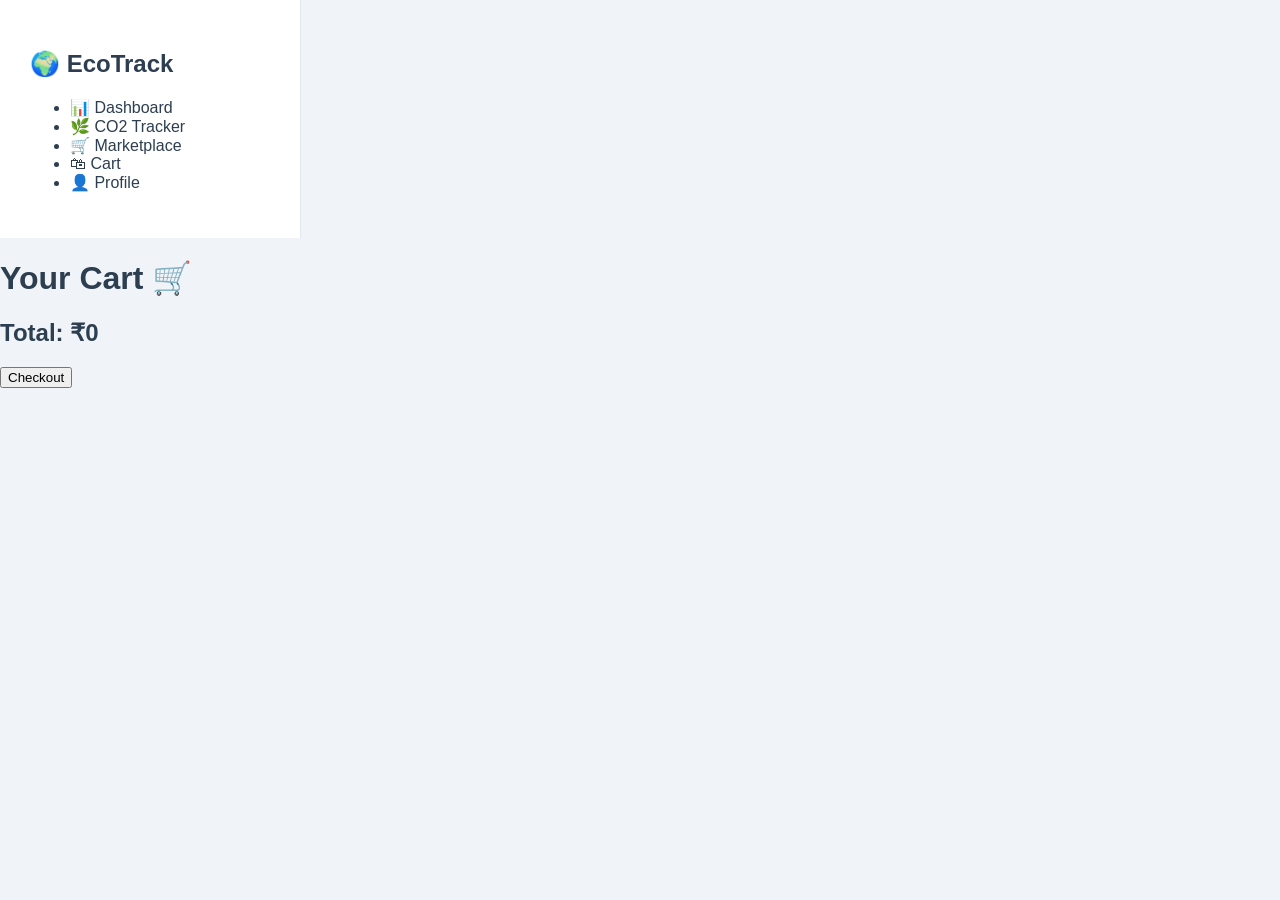
<file: carbon footprint/cart.html>
<!DOCTYPE html>
<html lang="en">
<head>
  <meta charset="UTF-8">
  <title>Cart</title>

  <link rel="stylesheet" href="style.css">
</head>

<body>

<div class="app">

  <!-- SIDEBAR -->
  <aside class="sidebar">
    <h2>🌍 EcoTrack</h2>

    <ul>
      <li onclick="go('indexx.html')">📊 Dashboard</li>
      <li onclick="go('tracker.html')">🌿 CO2 Tracker</li>
      <li onclick="go('marketplace.html')">🛒 Marketplace</li>
      <li class="active">🛍 Cart</li>
      <li onclick="go('profile.html')">👤 Profile</li>
    </ul>
  </aside>

  <!-- MAIN -->
  <main class="main">

    <h1>Your Cart 🛒</h1>

    <div id="cartList"></div>

    <h2 id="total"></h2>

    <button onclick="checkout()">Checkout</button>

  </main>

</div>

<!-- 🔥 JS SAME FILE ME -->
<script>

function go(page){
  window.location.href = page;
}

function loadCart(){

  let cart = JSON.parse(localStorage.getItem("cart")) || [];

  const list = document.getElementById("cartList");
  list.innerHTML = "";

  let total = 0;

  cart.forEach((item, i)=>{
    total += item.price;

    list.innerHTML += `
      <div class="card">
        <h3>${item.name}</h3>
        <p>₹${item.price}</p>
        <button onclick="removeItem(${i})">Remove</button>
      </div>
    `;
  });

  document.getElementById("total").innerText = "Total: ₹" + total;
}

function removeItem(i){

  let cart = JSON.parse(localStorage.getItem("cart")) || [];

  cart.splice(i,1);

  localStorage.setItem("cart", JSON.stringify(cart));

  loadCart();
}

function checkout(){

  alert("Order placed ✅");

  localStorage.removeItem("cart");

  loadCart();
}

window.onload = loadCart;

</script>

</body>
</html>
</file>
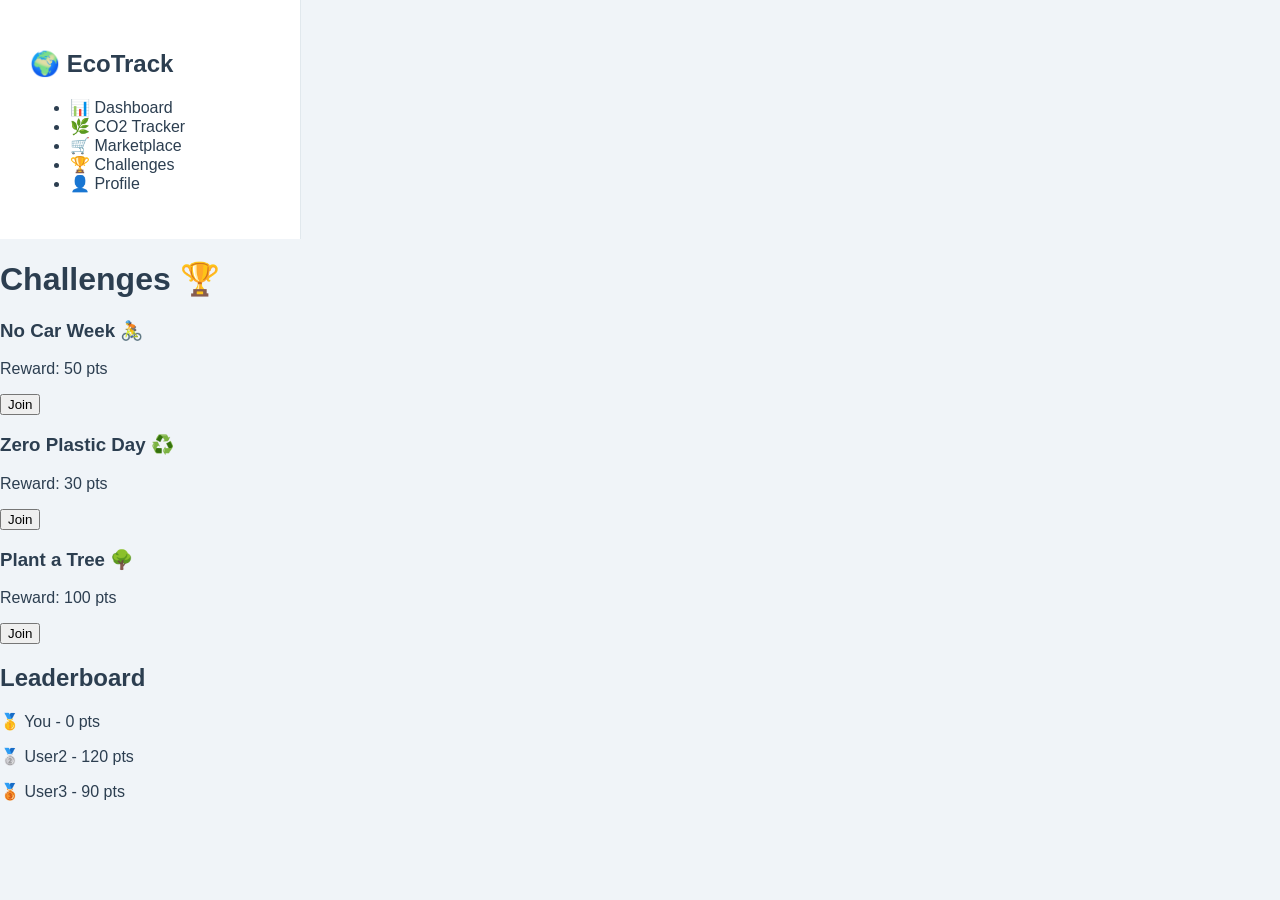
<file: carbon footprint/challenges.html>
<!DOCTYPE html>
<html lang="en">
<head>
  <meta charset="UTF-8">
  <title>Challenges</title>

  <link rel="stylesheet" href="style.css">
</head>

<body>

<div class="app">

  <!-- SIDEBAR -->
  <aside class="sidebar">
    <h2>🌍 EcoTrack</h2>

    <ul>
      <li onclick="go('indexx.html')">📊 Dashboard</li>
      <li onclick="go('tracker.html')">🌿 CO2 Tracker</li>
      <li onclick="go('marketplace.html')">🛒 Marketplace</li>
      <li class="active">🏆 Challenges</li>
      <li onclick="go('profile.html')">👤 Profile</li>
    </ul>
  </aside>

  <!-- MAIN -->
  <main class="main">

    <h1>Challenges 🏆</h1>

    <!-- CHALLENGES -->
    <div id="challengeList"></div>

    <!-- LEADERBOARD -->
    <div class="card">
      <h2>Leaderboard</h2>
      <div id="leaderboard"></div>
    </div>

  </main>

</div>

<script>

// NAV
function go(page){
  window.location.href = page;
}

// DATA
let challenges = [
  {name:"No Car Week 🚴", points:50},
  {name:"Zero Plastic Day ♻️", points:30},
  {name:"Plant a Tree 🌳", points:100}
];

// LOAD CHALLENGES
function loadChallenges(){

  const box = document.getElementById("challengeList");
  box.innerHTML = "";

  challenges.forEach((c,i)=>{

    box.innerHTML += `
      <div class="card">
        <h3>${c.name}</h3>
        <p>Reward: ${c.points} pts</p>
        <button onclick="join(${i})">Join</button>
      </div>
    `;
  });
}

// JOIN
function join(i){

  let score = parseInt(localStorage.getItem("score")) || 0;

  score += challenges[i].points;

  localStorage.setItem("score", score);

  alert("Challenge Completed ✅ +" + challenges[i].points + " pts");

  loadLeaderboard();
}

// LEADERBOARD
function loadLeaderboard(){

  const board = document.getElementById("leaderboard");

  const score = localStorage.getItem("score") || 0;

  board.innerHTML = `
    <p>🥇 You - ${score} pts</p>
    <p>🥈 User2 - 120 pts</p>
    <p>🥉 User3 - 90 pts</p>
  `;
}

// INIT
window.onload = () => {
  loadChallenges();
  loadLeaderboard();
};

</script>

</body>
</html>
</file>
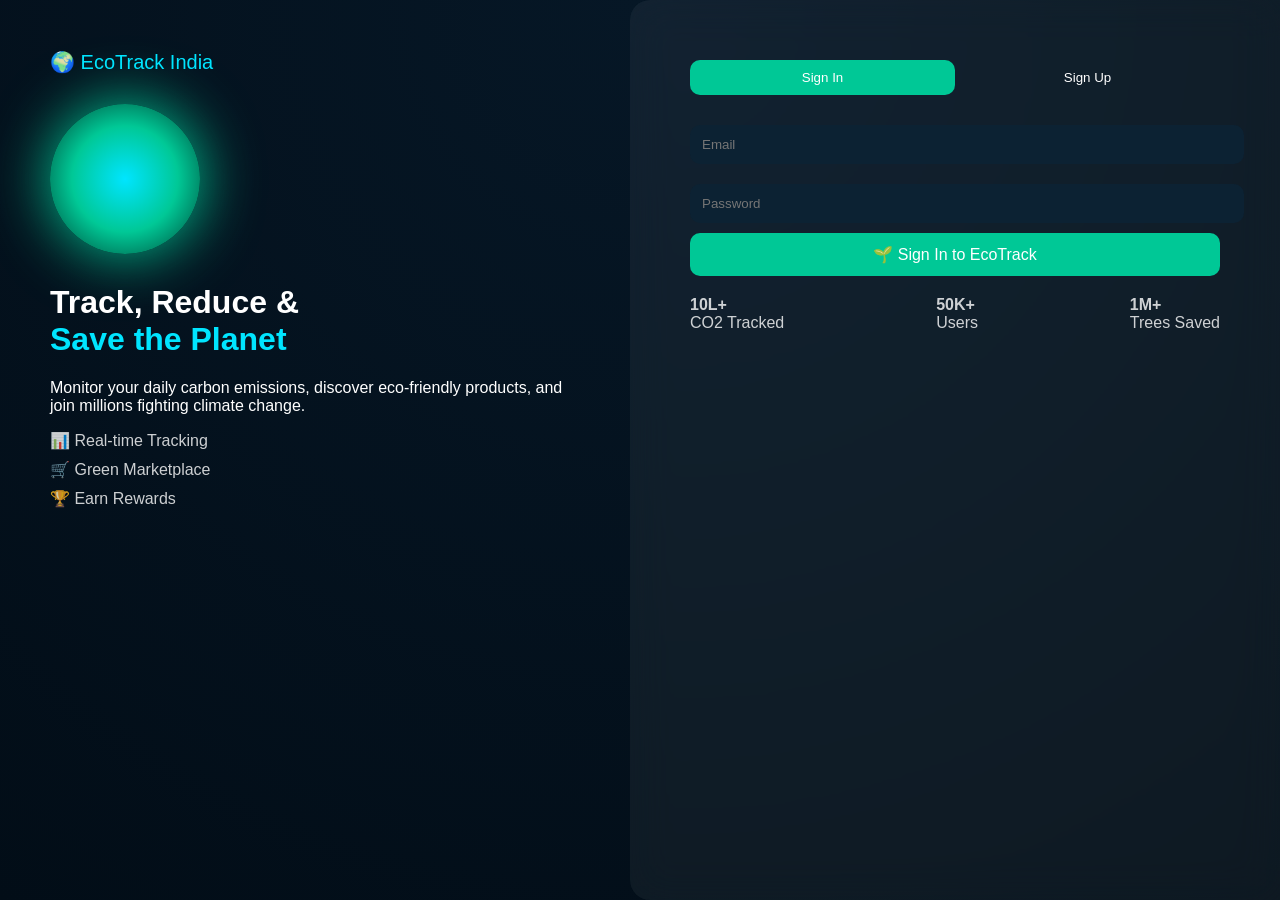
<file: carbon footprint/login.html>
<!DOCTYPE html>
<html lang="en">
<head>
  <meta charset="UTF-8">
  <title>EcoTrack Login</title>
  <link rel="stylesheet" href="stle.css">
</head>
<body>

<div class="container">

  <!-- LEFT SIDE -->
  <div class="left">
    <div class="logo">
      🌍 <span>EcoTrack India</span>
    </div>

    <div class="globe"></div>

    <h1>
      Track, Reduce & <br>
      <span>Save the Planet</span>
    </h1>

    <p>
      Monitor your daily carbon emissions, discover eco-friendly products,
      and join millions fighting climate change.
    </p>

    <div class="features">
      <div>📊 Real-time Tracking</div>
      <div>🛒 Green Marketplace</div>
      <div>🏆 Earn Rewards</div>
    </div>
  </div>

  <!-- RIGHT SIDE -->
  <div class="right">

    <!-- ✅ TABS -->
    <div class="tabs">
      <button id="tabLogin" class="active">Sign In</button>
      <button id="tabRegister">Sign Up</button>
    </div>

    <!-- INPUT -->
    <input type="text" id="username" placeholder="Email">
    <input type="password" id="password" placeholder="Password">

    <!-- ✅ SINGLE BUTTON -->
    <button class="btn" id="mainBtn" onclick="handleAuth()">
      🌱 Sign In to EcoTrack
    </button>

    <!-- MESSAGE -->
    <p id="message"></p>

    <!-- STATS -->
    <div class="stats">
      <div><strong>10L+</strong><br>CO2 Tracked</div>
      <div><strong>50K+</strong><br>Users</div>
      <div><strong>1M+</strong><br>Trees Saved</div>
    </div>

  </div>

</div>

<script src="login.js"></script>
</body>
</html>
</file>
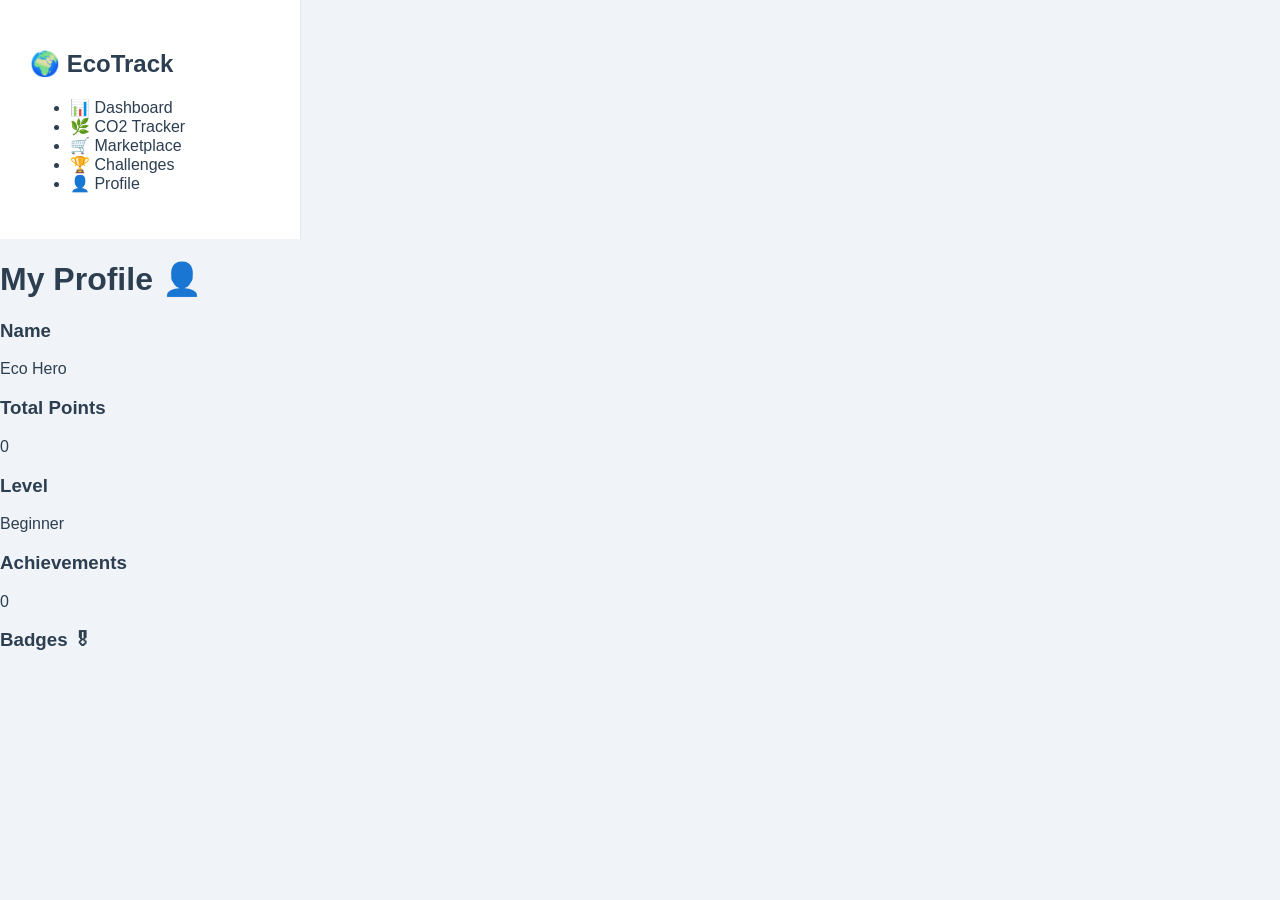
<file: carbon footprint/profile.html>
<!DOCTYPE html>
<html lang="en">
<head>
  <meta charset="UTF-8">
  <title>Profile</title>

  <link rel="stylesheet" href="style.css">
</head>

<body>

<div class="app">

  <!-- SIDEBAR -->
  <aside class="sidebar">
    <h2>🌍 EcoTrack</h2>

    <ul>
      <li onclick="go('indexx.html')">📊 Dashboard</li>
      <li onclick="go('tracker.html')">🌿 CO2 Tracker</li>
      <li onclick="go('marketplace.html')">🛒 Marketplace</li>
      <li onclick="go('challenges.html')">🏆 Challenges</li>
      <li class="active">👤 Profile</li>
    </ul>
  </aside>

  <!-- MAIN -->
  <main class="main">

    <h1>My Profile 👤</h1>

    <!-- USER INFO -->
    <div class="card">
      <h3>Name</h3>
      <p id="username">User</p>
    </div>

    <!-- STATS -->
    <div class="grid">

      <div class="card">
        <h3>Total Points</h3>
        <p id="points">0</p>
      </div>

      <div class="card">
        <h3>Level</h3>
        <p id="level">Beginner</p>
      </div>

      <div class="card">
        <h3>Achievements</h3>
        <p id="achievements">0</p>
      </div>

    </div>

    <!-- BADGES -->
    <div class="card">
      <h3>Badges 🎖</h3>
      <div id="badges"></div>
    </div>

  </main>

</div>

<script>

// NAV
function go(page){
  window.location.href = page;
}

// LOAD PROFILE
window.onload = () => {

  const user = localStorage.getItem("user") || "Eco Hero";
  const score = parseInt(localStorage.getItem("score")) || 0;

  document.getElementById("username").innerText = user;
  document.getElementById("points").innerText = score;

  // LEVEL SYSTEM
  let level = "Beginner";

  if(score > 100) level = "Eco Warrior";
  if(score > 300) level = "Planet Guardian";
  if(score > 600) level = "Climate Hero";

  document.getElementById("level").innerText = level;

  // ACHIEVEMENTS
  let achievements = 0;
  if(score > 50) achievements++;
  if(score > 200) achievements++;
  if(score > 500) achievements++;

  document.getElementById("achievements").innerText = achievements;

  // BADGES
  const badges = document.getElementById("badges");

  if(score > 50) badges.innerHTML += "🥉 Starter Badge ";
  if(score > 200) badges.innerHTML += "🥈 Green Badge ";
  if(score > 500) badges.innerHTML += "🥇 Elite Badge ";

};

</script>

</body>
</html>
</file>
<file: carbon footprint/style.css>
:root {
    --primary: #2d5a27;
    --accent: #4caf50;
    --bg: #f0f4f8;
    --white: #ffffff;
    --text: #2c3e50;
    --glass: rgba(255, 255, 255, 0.8);
}

body {
    background: var(--bg);
    font-family: 'Inter', sans-serif;
    margin: 0;
    color: var(--text);
}

.dashboard-wrapper { display: flex; min-height: 100vh; }

/* Sidebar */
.sidebar {
    width: 240px;
    background: var(--white);
    padding: 30px;
    border-right: 1px solid #e1e8ed;
}
.logo { font-size: 1.5rem; font-weight: 600; margin-bottom: 40px; }
.logo span { color: var(--primary); }
.nav-menu { list-style: none; padding: 0; }
.nav-menu li { padding: 12px; margin-bottom: 10px; border-radius: 8px; cursor: pointer; transition: 0.3s; }
.nav-menu li.active { background: var(--primary); color: white; }

/* Main Content */
.main-content { flex: 1; padding: 40px; }
.top-bar { display: flex; justify-content: space-between; align-items: center; margin-bottom: 30px; }

/* Stats */
.stats-container { display: grid; grid-template-columns: repeat(3, 1fr); gap: 20px; margin-bottom: 30px; }
.stat-card {
    background: var(--white);
    padding: 20px;
    border-radius: 16px;
    display: flex;
    align-items: center;
    gap: 15px;
    box-shadow: 0 4px 15px rgba(0,0,0,0.05);
}
.stat-card.featured { background: linear-gradient(135deg, var(--primary), var(--accent)); color: white; }
.stat-card.featured p { color: white; }
.stat-card p { font-size: 1.8rem; font-weight: 600; margin: 0; color: var(--primary); }

/* Dashboard Grid */
.dashboard-grid { display: grid; grid-template-columns: 2fr 1fr; gap: 30px; }
.glass-card {
    background: var(--glass);
    backdrop-filter: blur(10px);
    border-radius: 20px;
    padding: 25px;
    border: 1px solid rgba(255,255,255,0.4);
    box-shadow: 0 10px 30px rgba(0,0,0,0.05);
    margin-bottom: 25px;
}

/* AI Box */
.ai-box {
    background: linear-gradient(135deg, #1a3a16, #2d5a27);
    color: white;
    padding: 25px;
    border-radius: 20px;
    margin-bottom: 25px;
}
.tag { font-size: 0.7rem; font-weight: bold; background: rgba(255,255,255,0.2); padding: 4px 8px; border-radius: 5px; }

/* Forms & Buttons */
.form-grid { display: grid; grid-template-columns: 1fr 1fr 1fr; gap: 10px; margin-top: 15px; }
.btn-primary { background: var(--primary); color: white; border: none; border-radius: 10px; padding: 12px; cursor: pointer; font-weight: 600; grid-column: span 3; }

/* Goals */
.goal-card { background: white; padding: 20px; border-radius: 15px; margin-bottom: 15px; box-shadow: 0 5px 15px rgba(0,0,0,0.03); }
.progress-bar { height: 8px; background: #eee; border-radius: 10px; margin: 15px 0; overflow: hidden; }
.progress-fill { height: 100%; background: var(--accent); transition: width 0.5s; }

.activity-feed { list-style: none; padding: 0; font-size: 0.9rem; }
.activity-feed li { padding: 10px 0; border-bottom: 1px solid #eee; }
</file>
<file: carbon footprint/stle.css>
body {
  margin: 0;
  font-family: 'Segoe UI', sans-serif;
  background: radial-gradient(circle at top, #061726, #020d17);
  color: white;
}

/* LAYOUT */
.container {
  display: flex;
  height: 100vh;
}

/* LEFT SIDE */
.left {
  flex: 1;
  padding: 50px;
}

.logo {
  font-size: 20px;
  margin-bottom: 30px;
}

.logo span {
  color: #00e5ff;
}

.globe {
  width: 150px;
  height: 150px;
  border-radius: 50%;
  background: radial-gradient(circle, #00e5ff, #00c896, #003d30);
  box-shadow: 0 0 60px #00c896;
  margin-bottom: 30px;
}

h1 span {
  color: #00e5ff;
}

.features div {
  margin-top: 10px;
  opacity: 0.8;
}

/* RIGHT SIDE */
.right {
  flex: 1;
  padding: 60px;
  background: rgba(255,255,255,0.05);
  backdrop-filter: blur(20px);
  border-radius: 20px 0 0 20px;
}

/* TABS */
.tabs {
  display: flex;
  margin-bottom: 20px;
}

.tabs button {
  flex: 1;
  padding: 10px;
  border: none;
  background: transparent;
  color: white;
  cursor: pointer;
}

.tabs .active {
  background: #00c896;
  border-radius: 10px;
}

/* INPUT */
input {
  width: 100%;
  padding: 12px;
  margin: 10px 0;
  border-radius: 10px;
  border: none;
  background: #0c2233;
  color: white;
}

/* BUTTON */
.btn {
  width: 100%;
  padding: 12px;
  background: #00c896;
  border: none;
  border-radius: 10px;
  color: white;
  font-size: 16px;
  cursor: pointer;
}

/* STATS */
.stats {
  display: flex;
  justify-content: space-between;
  margin-top: 20px;
  opacity: 0.8;
}

.form-tabs button {
  flex: 1;
  padding: 12px;
  border: none;
  background: transparent;
  color: white;
  cursor: pointer;
  border-radius: 10px;
  transition: 0.3s;
}

.form-tabs button.active {
  background: #00c896;
  color: white;
}
</file>
